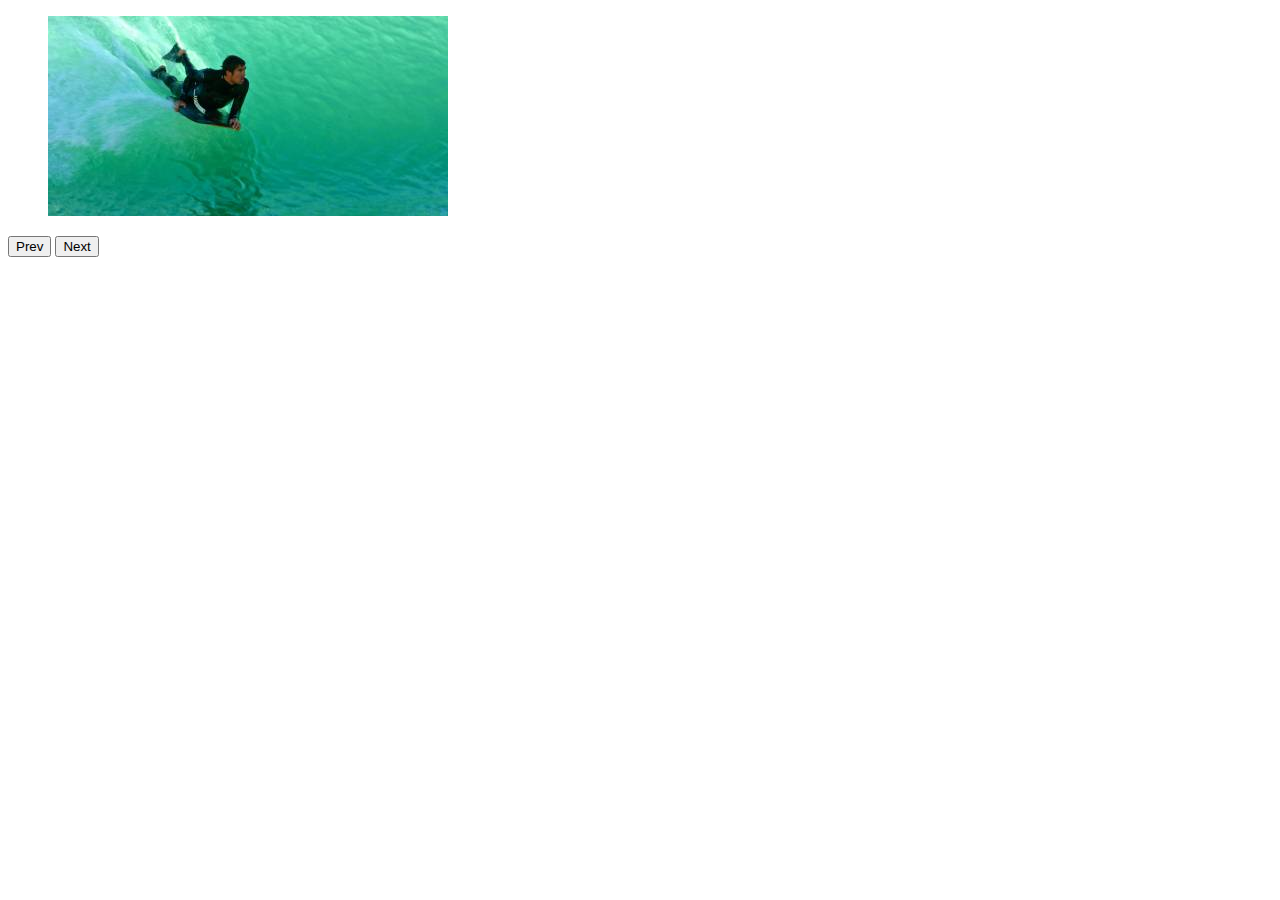
<file: development/1_Slider/index.html>
<!DOCTYPE html>
<html lang="en">
<head>
    <meta charset="UTF-8">
    <title>CodersLab</title>
    <link rel="stylesheet" href="css/style.css">
</head>
<body>

<div class = slider>
    <ul>
        <li><img src="images/1.jpeg"></li>
        <li><img src="images/2.jpeg"></li>
        <li><img src="images/3.jpeg"></li>
        <li><img src="images/4.jpeg"></li>
        <li><img src="images/5.jpeg"></li>
        <li><img src="images/6.jpeg"></li>
    </ul>
    <button id="prevPicture">Prev</button>
    <button id="nextPicture">Next</button>
</div>
<script src="js/app.js"></script>
</body>
</html>
</file>
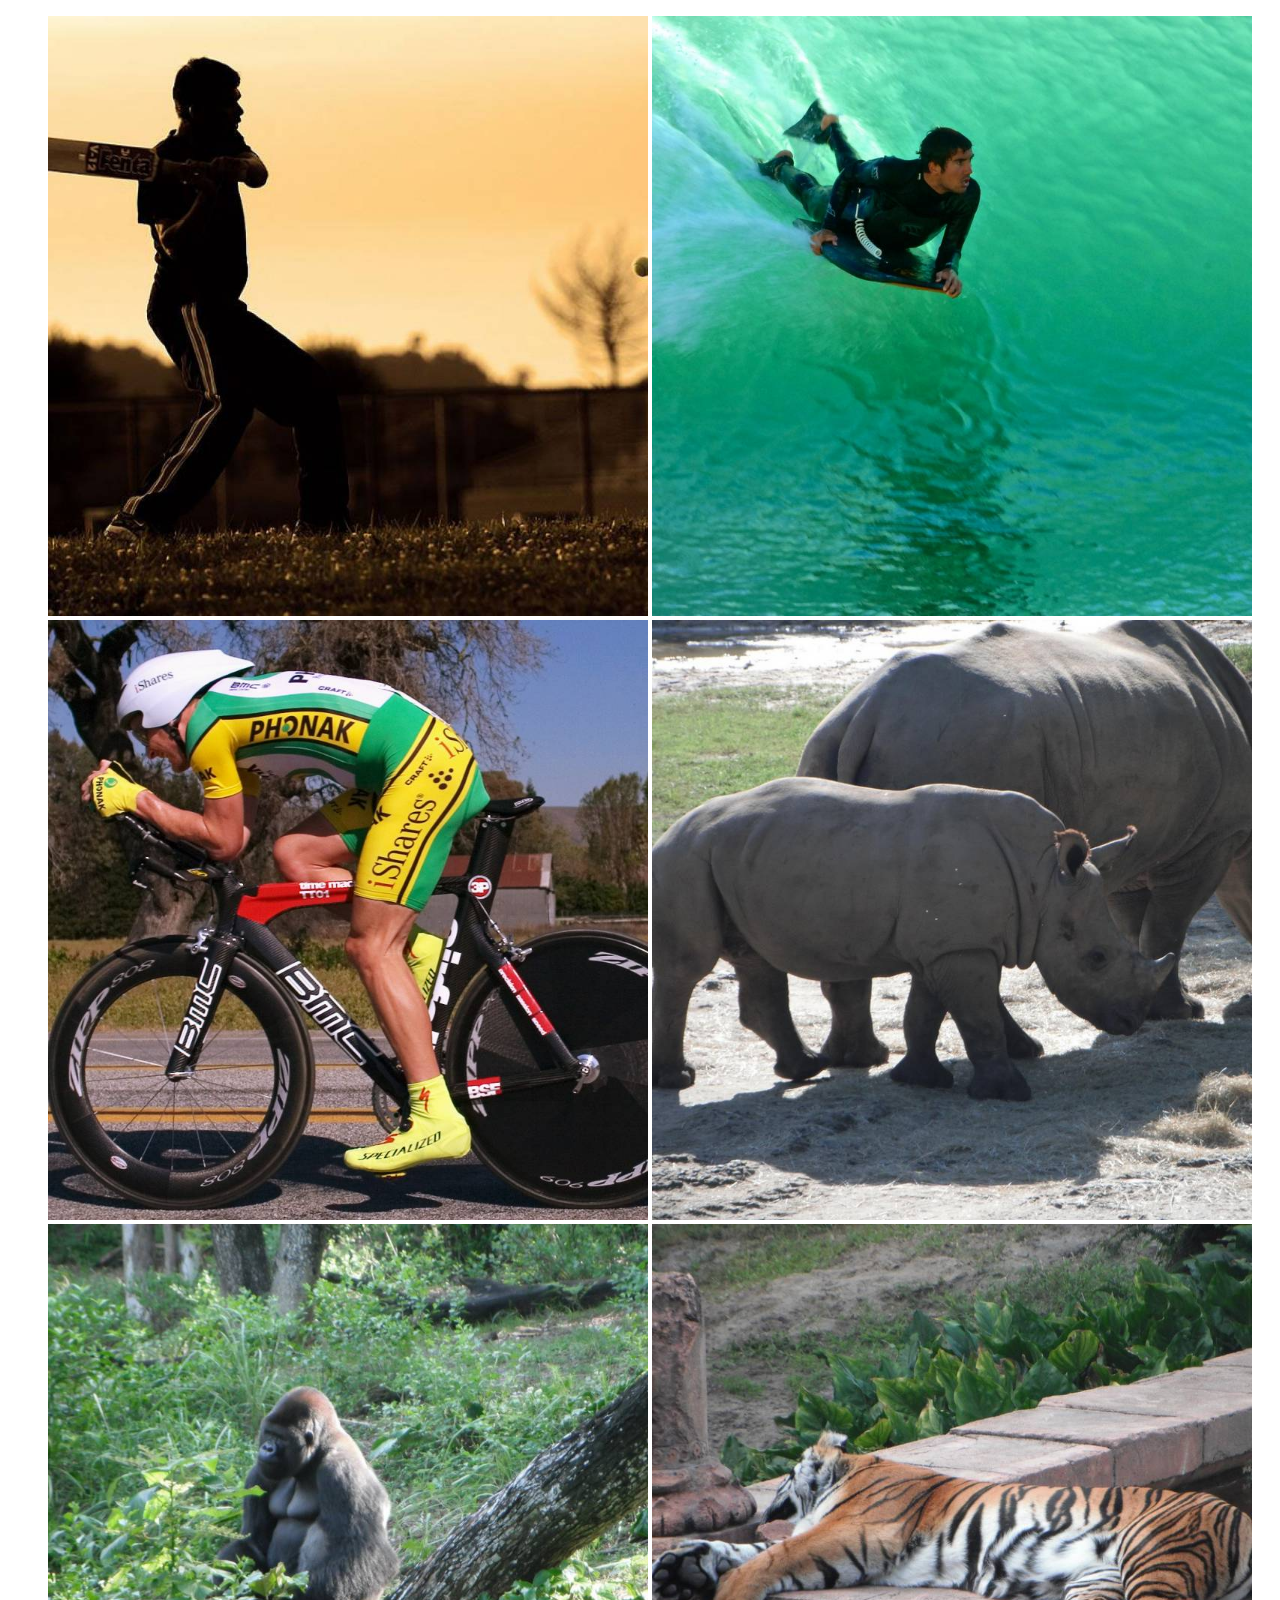
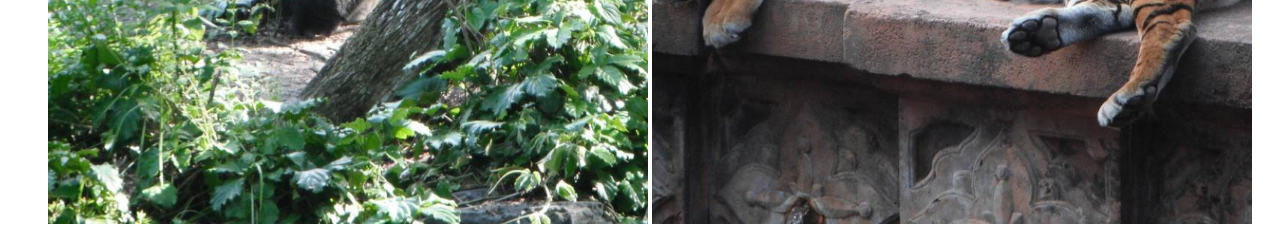
<file: development/2_Gallery/index.html>
<!DOCTYPE html>
<html lang="en">
<head>
    <meta charset="UTF-8">
    <title>CodersLab</title>
    <link rel="stylesheet" href="css/style.css">
</head>
<body>

<div class="gallery">
    <ul>
        <li><img src="images/1.jpeg"></li>
        <li><img src="images/2.jpeg"></li>
        <li><img src="images/3.jpeg"></li>
        <li><img src="images/4.jpeg"></li>
        <li><img src="images/5.jpeg"></li>
        <li><img src="images/6.jpeg"></li>
    </ul>
</div>
<script src="js/app.js"></script>
</body>
</html>
</file>
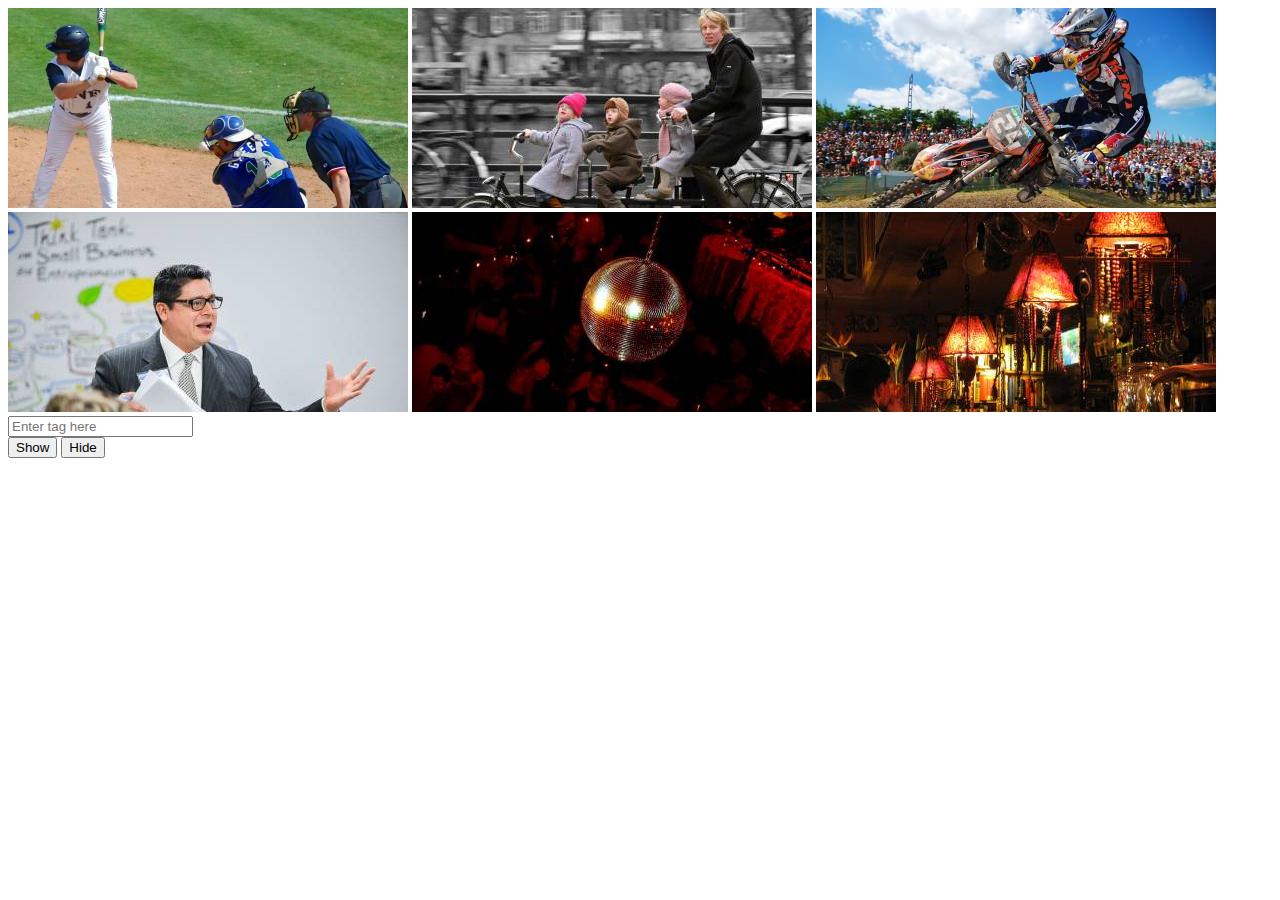
<file: development/3_GalleryWithFilter/index.html>
<!DOCTYPE html>
<html lang="en">
<head>
    <meta charset="UTF-8">
    <title>CodersLab</title>
    <link rel="stylesheet" href="css/style.css">
    <script src="js/app.js" type="text/javascript"></script>
</head>
<body>

<div id="gallery">
    <img data-tag="baseball,sport,people" src="images/1.jpeg">
    <img data-tag="bike,people" src="images/2.jpeg">
    <img data-tag="motorbike,sport,people" src="images/3.jpeg">
    <img data-tag="people" src="images/4.jpeg">
    <img data-tag="people,nightlife" src="images/5.jpeg">
    <img data-tag="nightlife" src="images/6.jpeg">
</div>

<input id="tagInput" type="text" placeholder="Enter tag here">
<br>
<button id="showButton">Show</button>
<button id="hideButton">Hide</button>
</body>
</html>
</file>
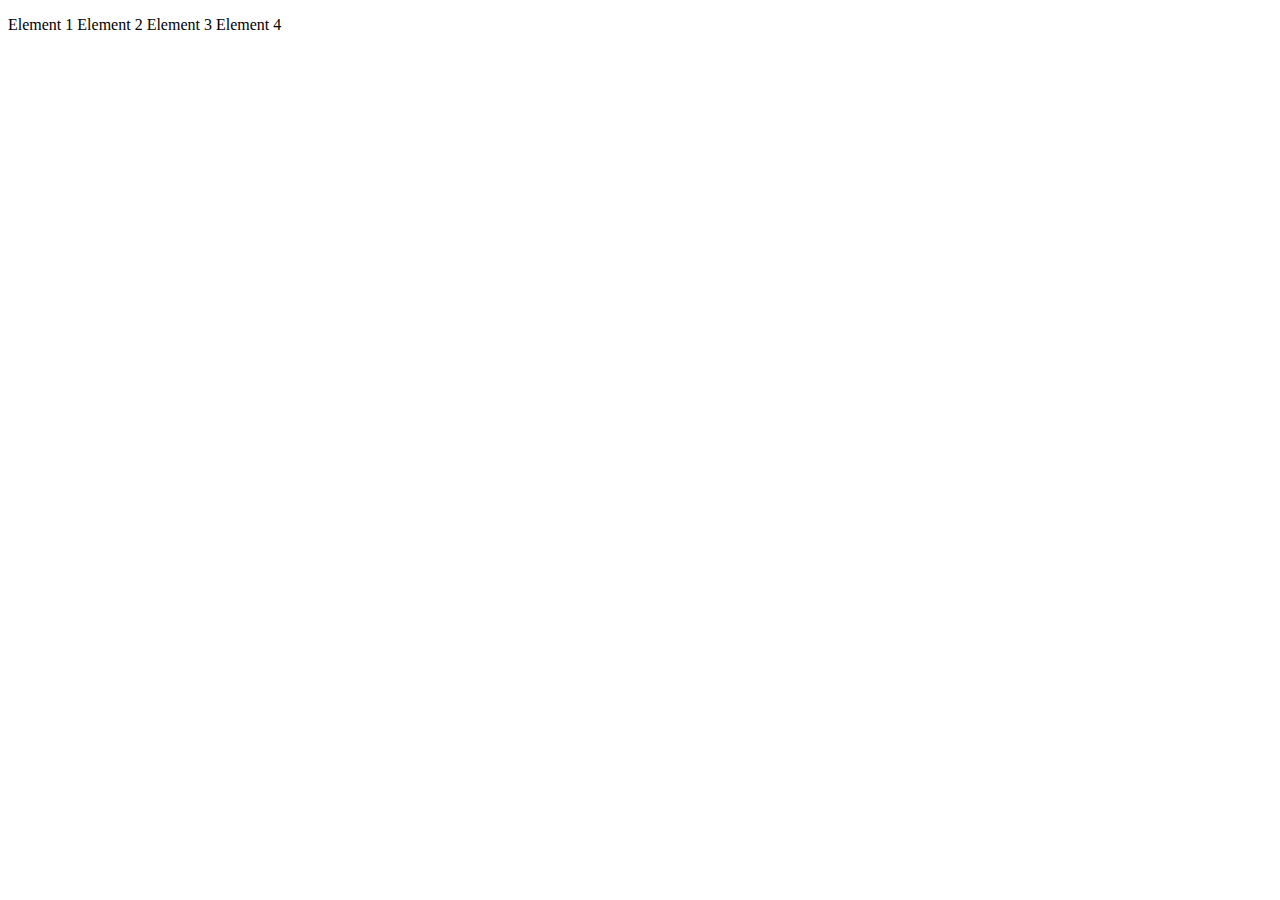
<file: development/4_Menu/index.html>
<!DOCTYPE html>
<html lang="pl-PL">
<head>
    <meta charset="UTF-8">
    <title>CodersLab</title>
    <link rel="stylesheet" href="css/style.css">
</head>
<body>


<div class="nav hide">
    <ul>
        <li>Element 1</li>
        <li>Element 2
            <ul>
                <li>Element 2.1</li>
                <li>Element 2.2</li>
                <li>Element 2.3</li>
                <li>Element 2.4</li>
            </ul>
        </li>
        <li>Element 3</li>
        <li>Element 4
            <ul>
                <li>Element 4.1</li>
                <li>Element 4.2</li>
                <li>Element 4.3</li>
                <li>Element 4.4</li>
            </ul>
        </li>
    </ul>
</div>
<script src="js/app.js" type="text/javascript"></script>
</body>
</html>
</file>
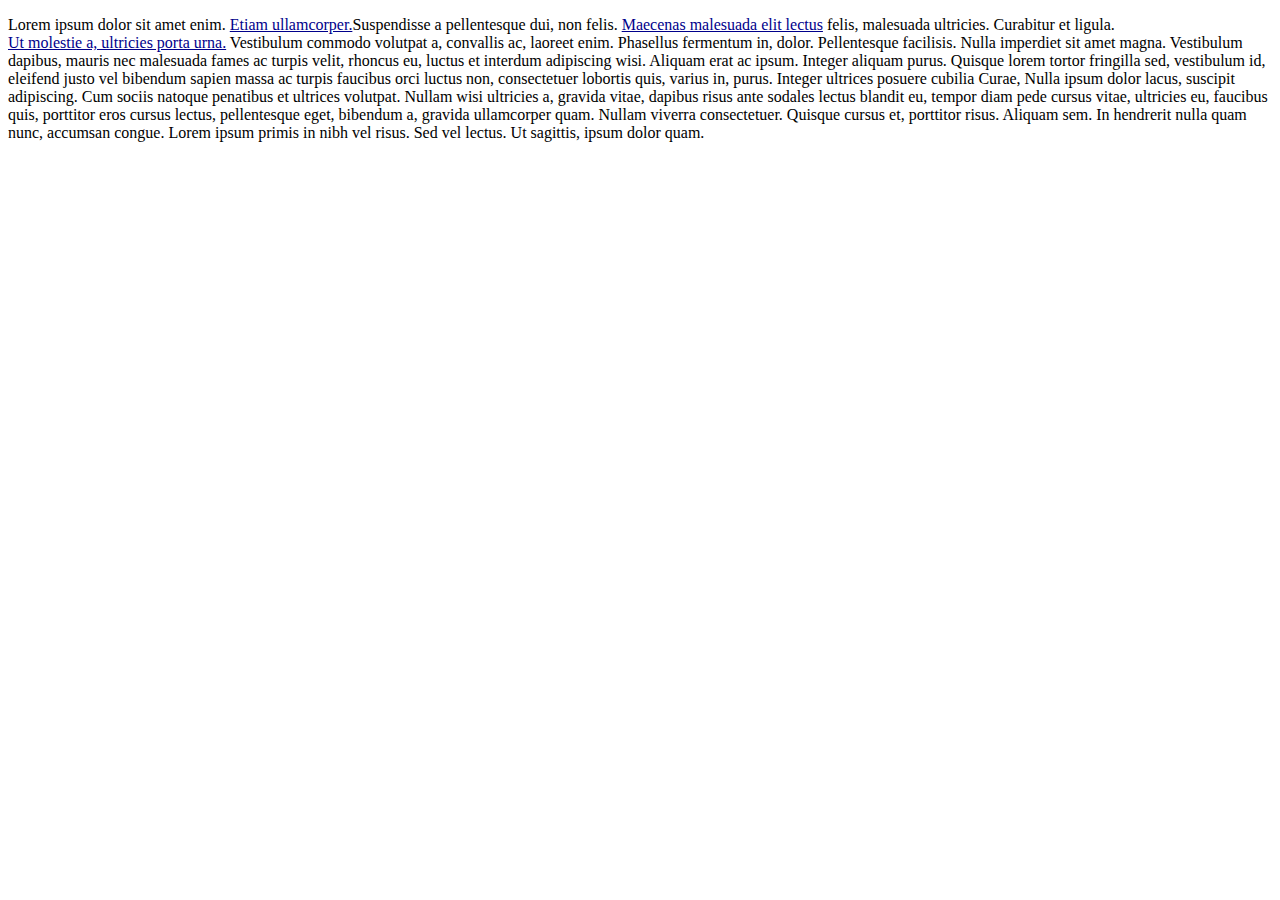
<file: development/5_Tooltips/index.html>
<!DOCTYPE html>
<html lang="pl-PL">
<head>
    <meta charset="UTF-8">
    <title>CodersLab</title>
    <link rel="stylesheet" href="css/style.css">

</head>
<body>

<p>
    Lorem ipsum dolor sit amet enim. <span class="tooltip" data-text="To jest text tooltipa"> Etiam ullamcorper.</span>Suspendisse
    a pellentesque dui, non felis. <span class="tooltip" data-text="Tooltip 2">Maecenas malesuada elit lectus</span>
    felis, malesuada ultricies. Curabitur et ligula.<span class="tooltip" data-text="Tooltip 3">Ut molestie a, ultricies porta urna.</span>
    Vestibulum commodo volutpat a, convallis ac, laoreet enim. Phasellus fermentum in, dolor. Pellentesque facilisis.
    Nulla imperdiet sit amet magna. Vestibulum dapibus, mauris nec malesuada fames ac turpis velit, rhoncus eu, luctus
    et interdum adipiscing wisi. Aliquam erat ac ipsum. Integer aliquam purus. Quisque lorem tortor fringilla sed,
    vestibulum id, eleifend justo vel bibendum sapien massa ac turpis faucibus orci luctus non, consectetuer lobortis
    quis, varius in, purus. Integer ultrices posuere cubilia Curae, Nulla ipsum dolor lacus, suscipit adipiscing. Cum
    sociis natoque penatibus et ultrices volutpat. Nullam wisi ultricies a, gravida vitae, dapibus risus ante sodales
    lectus blandit eu, tempor diam pede cursus vitae, ultricies eu, faucibus quis, porttitor eros cursus lectus,
    pellentesque eget, bibendum a, gravida ullamcorper quam. Nullam viverra consectetuer. Quisque cursus et, porttitor
    risus. Aliquam sem. In hendrerit nulla quam nunc, accumsan congue. Lorem ipsum primis in nibh vel risus. Sed vel
    lectus. Ut sagittis, ipsum dolor quam.
</p>
<script src="js/app.js" type="text/javascript"></script>
</body>
</html>
</file>
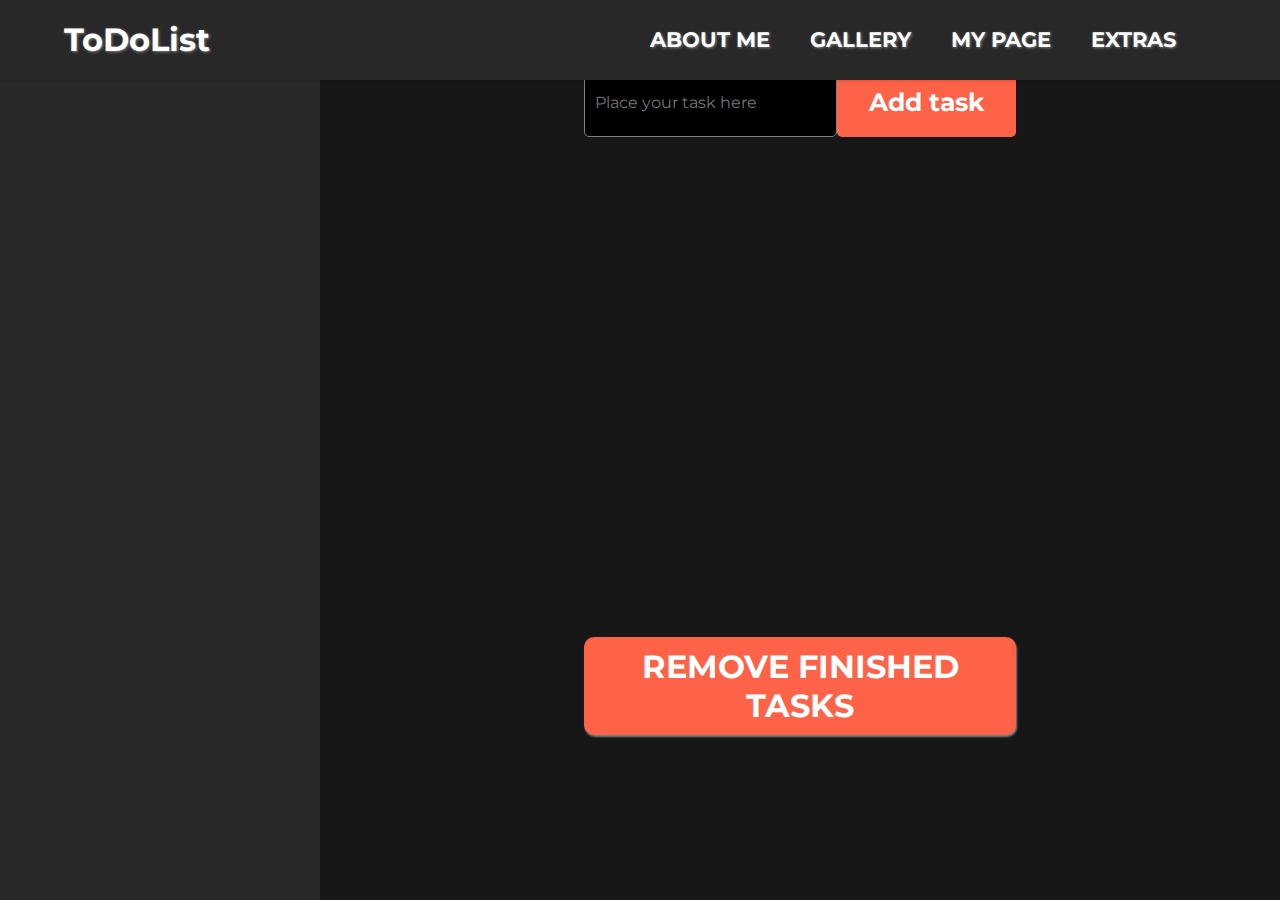
<file: development/6_ToDoList/index.html>
<!DOCTYPE html>
<html lang="en">
<head>
    <meta charset="UTF-8">
    <title>CodersLab</title>
    <link rel="stylesheet" href="css/style.css">
    <link href="https://fonts.googleapis.com/css?family=Montserrat&display=swap" rel="stylesheet">
</head>
<body>
<header>
    <div class="header-container container">
        <a href="#" class="page-logo">ToDoList</a>
        <nav class="page-nav">
            <ul class="page-nav-list">
                <li><a href="#" >About me</a></li>
                <li><a href="#" >Gallery</a></li>
                <li><a href="#"> My Page</a></li>
                <li><a href="#"> Extras</a></li>
            </ul>
        </nav>
    </div>
</header>

<main>
    <aside class="leftBar"></aside>
    <div class="toDoList">
        <div class="container">
            <section class="new-task-section">
                <input id="taskInput" placeholder="Place your task here"><br>
                <button id="addTaskButton">Add task</button>
            </section>
            <section class="task-section">
                <ul id="taskList" class="taskList">
                </ul>
            </section>
            <section class="remove-section">
                <button id="removeFinishedTasksButton" class="removeButton">Remove finished tasks</button>
            </section>
        </div>


    </div>
</main>









<!-- additional task
Tasks to finish: <span id="counter"></span>
-->




<script src="js/app.js"></script>
</body>
</html>
</file>
<file: development/1_Slider/css/style.css>
.slider ul{
    list-style: none;
}

.slider li{
    display: none;
}

.slider .visible{
    display: inline-block;
}
</file>
<file: development/2_Gallery/css/style.css>
.gallery ul {
    list-style: none;
}

.gallery li {
    display: inline-block;
}

.gallery li img {
    width: 600px;
    height: 600px;
}

.fullScreen {
    position: fixed;
    width: 100%;
    height: 100%;
    left: 0;
    top: 0;
    z-index: 1;
    background:rgba(255,255,255,0.7);
}
.fullScreen .close {
    display: block;
    margin: auto;
}

.fullScreen img {
    display: block;
    margin: 15px auto 5px;
    width: auto;
    height: calc(100% - 50px);
}
</file>
<file: development/3_GalleryWithFilter/css/style.css>
.invisible {
    display: none;
}
</file>
<file: development/4_Menu/css/style.css>
ul {
    padding: 0;
}

.nav ul {
    list-style: none;
    width: 100%;
}

.nav>ul>li {
    display: inline-block;
    position: relative;
}

.nav>ul>li>ul {
    display: none;
    position: absolute;
    width: 300px;
}
</file>
<file: development/5_Tooltips/css/style.css>
.tooltip {
    text-decoration: underline;
    color: darkblue;
    position: relative;
    display: inline-block;
}

.tooltipText {
    position: absolute;
    top: 100%;
    display: block;
    background-color: white;
    color: black;
    border: solid black 1px;
    z-index: 1;
}
</file>
<file: development/6_ToDoList/css/style.css>
/* Global */
* {
    margin: 0;
    padding: 0;
    box-sizing: border-box;
}


body {
    font-family: 'Montserrat', sans-serif;
    font-size: 16px;
}

/* header */

header {
    width: 100%;
    height: 80px;
    background-color: #282828;
    box-shadow: 0 1px 3px 0 rgba(0,0,0,0.15);
    position: absolute;

    z-index: 4;

}

.container {
    margin: 0 auto;
    width: 90%;
    display: flex;
    justify-content: space-between;
    align-items: center;
}

.page-logo {
    text-decoration: none;
    font-size: 2rem;
    font-weight: bold;
    color: #fff;
    text-shadow: 1px 1px 3px gray;
    display: block;
    line-height: 80px;
}

.page-nav-list {
    display: flex;
}

.page-nav-list li {
    margin-right: 40px;
}

.page-nav-list a {
    text-decoration: none;
    text-transform: uppercase;
    line-height: 80px;
    display: block;
    color: #ffffff;
    text-shadow: 1px 1px 3px gray;
    font-size: 1.3rem;
    font-weight: bold;
}

main {
    width: 100%;
    display: flex;
}

.leftBar {
    width: 25%;
    height: 100vh;
    background-color: #282828;
    box-shadow: 1px 1px 3px 3px gray;
}

.toDoList {
    background-color: rgb(23, 23, 23);
    width: 75%;
    height: 100vh;
}

.toDoList .container {
    padding-top: 7%;
    display: flex;
    flex-direction: column;
}

.new-task-section {
    width: 50%;
    display: flex;
    justify-content: space-around;
}

.new-task-section input {
    flex-grow: 4;
    padding: 20px 5px 20px 10px;
    border-radius: 5px;
    border: 1px solid gray;
    background-color: black;
    color: white;
    font-family:'Montserrat', sans-serif;
    font-size: 16px;
    outline: none;
}

.new-task-section button {
    flex-grow: 1;
    padding: 20px 30px 20px 30px;
    border: none;
    border-radius: 5px;
    background-color: tomato;
    color: white;
    font-size: 25px;
    font-weight: bold;
    font-family: 'Montserrat', sans-serif;
}


.task-section {
    width: 50%;
    display: flex;
    justify-content: center;

    height: 500px;
}

.taskList {
    width: 100%;
    overflow: auto;
}

.taskList li {
    width: 100%;
    margin-top:  30px;
    display: flex;


}

.taskList h1 {
    width: 60%;
    color: white;
    font-size: 2.5rem;
    text-shadow: 1px 1px 5px gray;
    align-self: center;

}

.delete {
    width: 20%;
    display: block;
    padding: 15px 10px 15px 10px;
    background-color: tomato;
    font-size: 1rem;
    color: blanchedalmond;
    font-family: 'Montserrat', sans-serif;
    font-weight: bold;
    border-radius: 5px;
    border: none;
    align-self: center;
    justify-self: center;
    margin-right: 10px;

}

.complete {
    width: 20%;
    display: block;
    padding: 15px 10px 15px 10px;
    background-color: tomato;
    font-size: 1rem;
    color: black;
    font-family: 'Montserrat', sans-serif;
    font-weight: bold;
    border-radius: 5px;
    border: none;
    align-self: center;
    justify-self: center;


}

.remove-section {
    width: 50%;
    display: flex;
    justify-content: center;
}

.removeButton {
    font-weight: bold;
    font-family: 'Montserrat', sans-serif;
    background-color: tomato;
    border-radius: 10px;
    padding: 10px 25px;
    color: white;
    text-transform: uppercase;
    font-size: 2rem;
    text-decoration: none;
    box-shadow: 1px 2px 2px #7f7f7f;
    border: none;
    outline: none;
    transition: 0.5s;
}

.removeButton:hover {
    background-color: white;
    color: tomato;
}

.removeButton:focus{
    outline: none;
    border: 2px solid #333;
}












.taskList .red {
    color: tomato;
}

.containerOne {
    margin: 0 auto;
    border: 1px solid red;
    width: 500px;
    display: flex;
    flex-direction: column;
    align-items: center;
    justify-content: space-between;
}




li {
    list-style-type: none;
}
</file>
